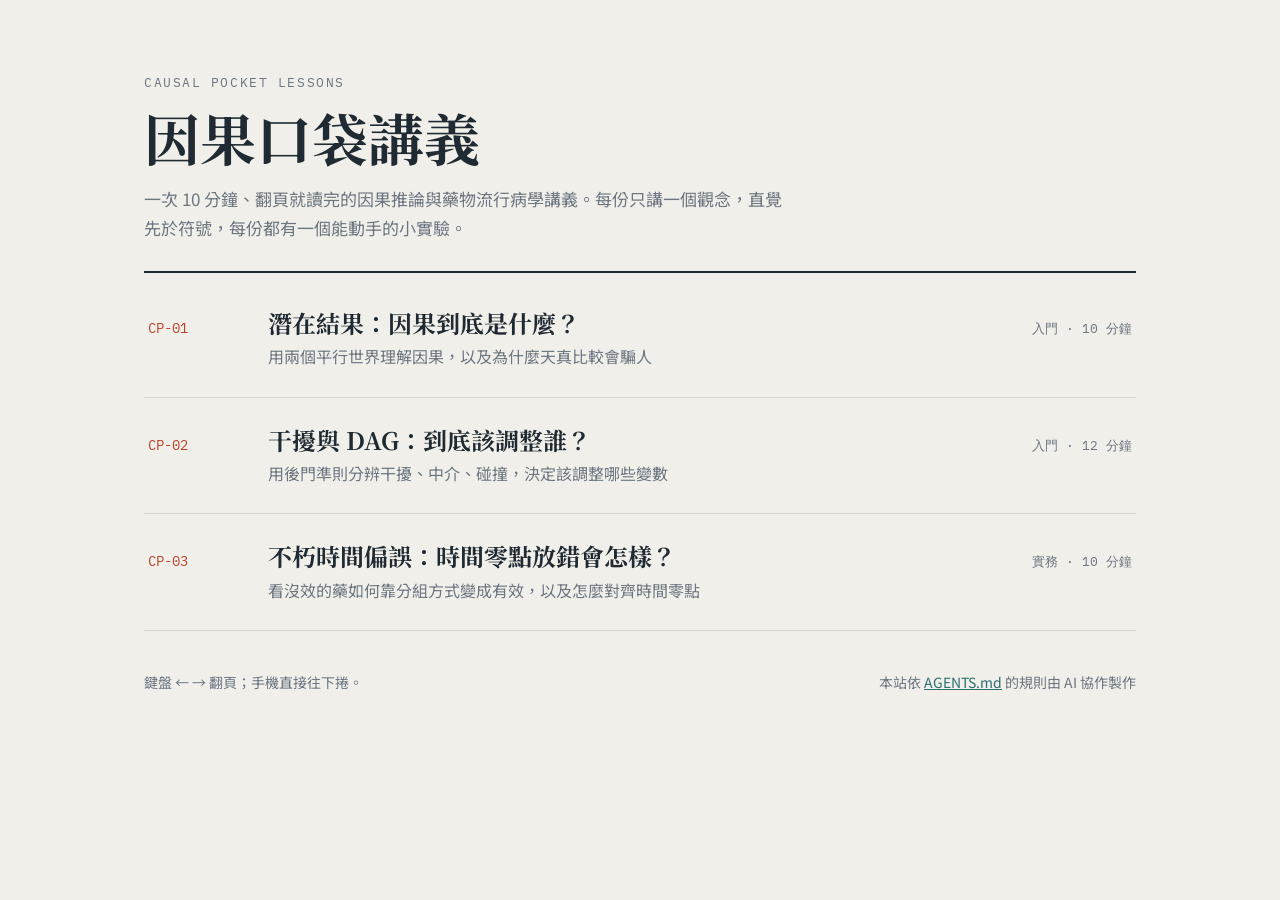
<file: index.html>
<!doctype html>
<html lang="zh-Hant">
<head>
<meta charset="utf-8">
<meta name="viewport" content="width=device-width, initial-scale=1">
<title>因果口袋講義</title>
<meta name="description" content="一次 10 分鐘、翻頁讀完的因果推論與藥物流行病學中文講義。">
<link rel="stylesheet" href="shared/style.css">
</head>
<body>
<main class="home">
  <header class="home-head">
    <p class="kicker">CAUSAL POCKET LESSONS</p>
    <h1>因果口袋講義</h1>
    <p>一次 10 分鐘、翻頁就讀完的因果推論與藥物流行病學講義。每份只講一個觀念，直覺先於符號，每份都有一個能動手的小實驗。</p>
  </header>
  <ul class="lesson-list">
    <!-- LESSONS:START -->
    <li class="lesson-item">
      <a href="lessons/potential-outcomes/">
        <span class="code">CP-01</span>
        <span><h2>潛在結果：因果到底是什麼？</h2><p>用兩個平行世界理解因果，以及為什麼天真比較會騙人</p></span>
        <span class="meta">入門 · 10 分鐘</span>
      </a>
    </li>
    <li class="lesson-item">
      <a href="lessons/confounding-dag/">
        <span class="code">CP-02</span>
        <span><h2>干擾與 DAG：到底該調整誰？</h2><p>用後門準則分辨干擾、中介、碰撞，決定該調整哪些變數</p></span>
        <span class="meta">入門 · 12 分鐘</span>
      </a>
    </li>
    <li class="lesson-item">
      <a href="lessons/immortal-time-bias/">
        <span class="code">CP-03</span>
        <span><h2>不朽時間偏誤：時間零點放錯會怎樣？</h2><p>看沒效的藥如何靠分組方式變成有效，以及怎麼對齊時間零點</p></span>
        <span class="meta">實務 · 10 分鐘</span>
      </a>
    </li>
    <!-- LESSONS:END -->
  </ul>
  <footer class="home-foot">
    <span>鍵盤 ← → 翻頁；手機直接往下捲。</span>
    <span>本站依 <a href="https://github.com/kiwi710680/causal-pocket-lessons/blob/main/AGENTS.md">AGENTS.md</a> 的規則由 AI 協作製作</span>
  </footer>
</main>
</body>
</html>
</file>
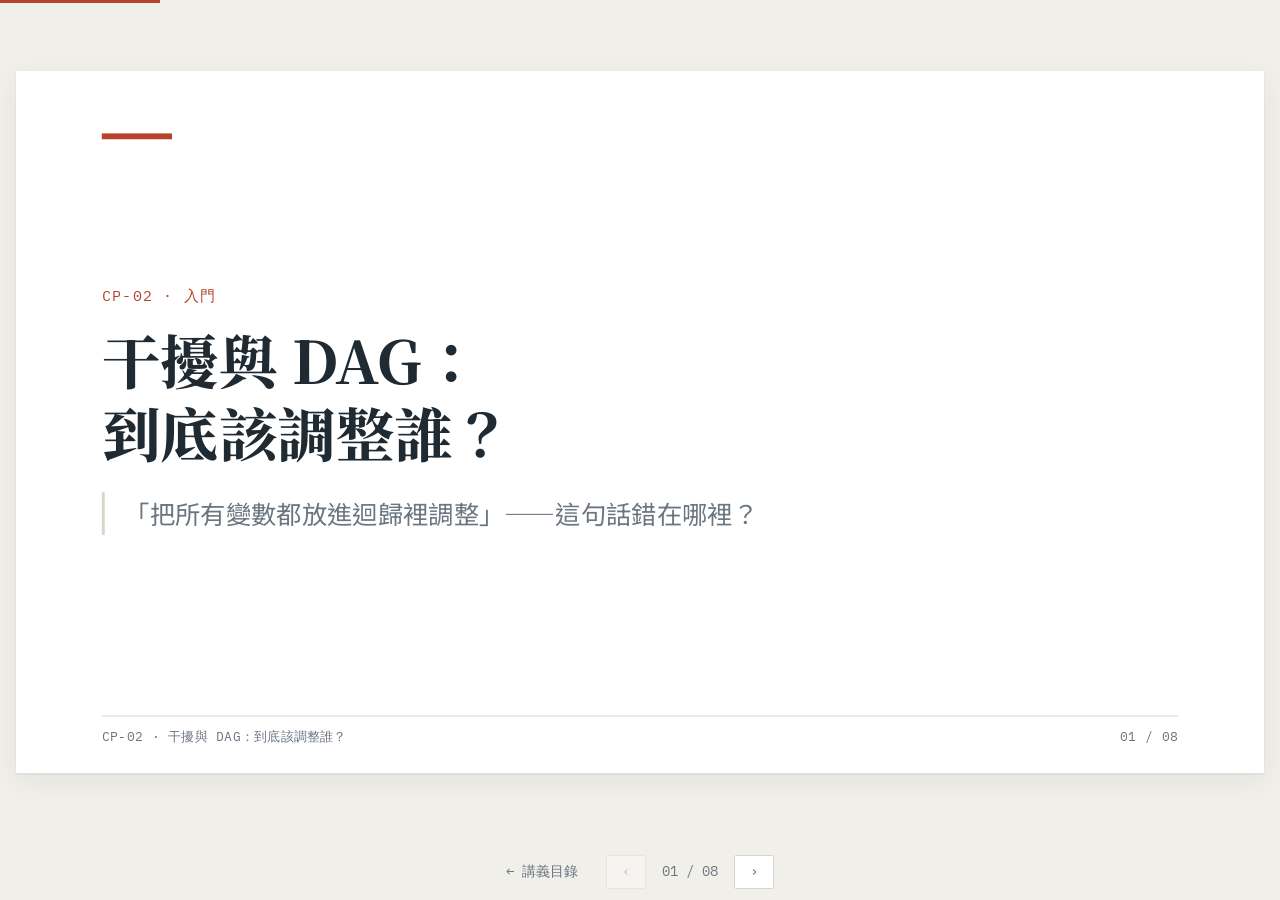
<file: lessons/confounding-dag/index.html>
<!doctype html>
<html lang="zh-Hant">
<head>
<meta charset="utf-8">
<meta name="viewport" content="width=device-width, initial-scale=1">
<title>干擾與 DAG：到底該調整誰？｜因果口袋講義</title>
<link rel="stylesheet" href="../../shared/style.css">
</head>
<body data-code="CP-02" data-title="干擾與 DAG：到底該調整誰？">
<svg width="0" height="0" style="position:absolute" aria-hidden="true">
  <defs>
    <marker id="arr" viewBox="0 0 10 10" refX="9" refY="5" markerWidth="7" markerHeight="7" orient="auto-start-reverse">
      <path d="M0 0 L10 5 L0 10 z" class="fi"/>
    </marker>
  </defs>
</svg>
<main class="deck">

  <section class="slide" data-type="cover">
    <p class="kicker">CP-02 · 入門</p>
    <h1>干擾與 DAG：<br>到底該調整誰？</h1>
    <p class="hook">「把所有變數都放進迴歸裡調整」——這句話錯在哪裡？</p>
  </section>

  <section class="slide" data-type="concept">
    <p class="kicker">觀念</p>
    <h2>DAG：把你對世界的假設畫出來</h2>
    <div class="two-col wide-left">
      <div>
        <p><b>有向無環圖</b>（DAG, directed acyclic graph）用箭頭表示「誰直接影響誰」。</p>
        <ul>
          <li>節點是變數，箭頭是直接因果影響</li>
          <li>不能繞一圈回到自己（無環）</li>
          <li><mark>沒畫箭頭也是一種主張</mark>：你相信兩者沒有直接影響</li>
        </ul>
      </div>
      <svg viewBox="0 0 420 260" role="img" aria-label="L 指向 A 與 Y，A 指向 Y">
        <line x1="190" y1="72" x2="88" y2="178" class="edge si" marker-end="url(#arr)"/>
        <line x1="230" y1="72" x2="332" y2="178" class="edge si" marker-end="url(#arr)"/>
        <line x1="96" y1="200" x2="320" y2="200" class="edge si" marker-end="url(#arr)"/>
        <circle cx="210" cy="50" r="30" class="fw sl" stroke-width="3"/>
        <circle cx="70" cy="200" r="30" class="fw sa" stroke-width="3"/>
        <circle cx="350" cy="200" r="30" class="fw sy" stroke-width="3"/>
        <text x="210" y="50" class="node-label fl">L</text>
        <text x="70" y="200" class="node-label fa">A</text>
        <text x="350" y="200" class="node-label fy">Y</text>
        <text x="210" y="248" font-size="16" text-anchor="middle" class="fm">A 處置　Y 結果　L 干擾因子</text>
      </svg>
    </div>
    <div class="callout note"><b>補充</b>DAG 不是從資料算出來的，是從領域知識畫出來的。</div>
  </section>

  <section class="slide" data-type="figure">
    <p class="kicker">圖解</p>
    <h2>三種基本結構</h2>
    <svg viewBox="0 0 1120 230" role="img" aria-label="鏈、叉、碰撞三種結構">
      <g>
        <line x1="62" y1="110" x2="160" y2="110" class="edge si" marker-end="url(#arr)"/>
        <line x1="222" y1="110" x2="320" y2="110" class="edge si" marker-end="url(#arr)"/>
        <circle cx="40" cy="110" r="24" class="fw sa" stroke-width="3"/><text x="40" y="110" class="node-label fa">A</text>
        <circle cx="190" cy="110" r="24" class="fw si" stroke-width="3"/><text x="190" y="110" class="node-label">M</text>
        <circle cx="340" cy="110" r="24" class="fw sy" stroke-width="3"/><text x="340" y="110" class="node-label fy">Y</text>
        <text x="190" y="30" font-size="22" text-anchor="middle" font-weight="700">鏈 chain</text>
        <text x="190" y="180" font-size="18" text-anchor="middle">M 是中介因子</text>
        <text x="190" y="210" font-size="18" text-anchor="middle" class="fm">調整它：關上因果路徑</text>
      </g>
      <g transform="translate(370 0)">
        <line x1="172" y1="86" x2="58" y2="132" class="edge si" marker-end="url(#arr)"/>
        <line x1="208" y1="86" x2="322" y2="132" class="edge si" marker-end="url(#arr)"/>
        <circle cx="40" cy="140" r="24" class="fw sa" stroke-width="3"/><text x="40" y="140" class="node-label fa">A</text>
        <circle cx="190" cy="76" r="24" class="fw sl" stroke-width="3"/><text x="190" y="76" class="node-label fl">L</text>
        <circle cx="340" cy="140" r="24" class="fw sy" stroke-width="3"/><text x="340" y="140" class="node-label fy">Y</text>
        <text x="190" y="30" font-size="22" text-anchor="middle" font-weight="700">叉 fork</text>
        <text x="190" y="180" font-size="18" text-anchor="middle">L 是干擾因子</text>
        <text x="190" y="210" font-size="18" text-anchor="middle" class="fm">調整它：關上假路徑（好）</text>
      </g>
      <g transform="translate(740 0)">
        <line x1="58" y1="90" x2="168" y2="132" class="edge si" marker-end="url(#arr)"/>
        <line x1="322" y1="90" x2="212" y2="132" class="edge si" marker-end="url(#arr)"/>
        <circle cx="40" cy="82" r="24" class="fw sa" stroke-width="3"/><text x="40" y="82" class="node-label fa">A</text>
        <circle cx="190" cy="140" r="24" class="fw si" stroke-width="3"/><text x="190" y="140" class="node-label">C</text>
        <circle cx="340" cy="82" r="24" class="fw sy" stroke-width="3"/><text x="340" y="82" class="node-label fy">Y</text>
        <text x="190" y="30" font-size="22" text-anchor="middle" font-weight="700">碰撞 collider</text>
        <text x="190" y="180" font-size="18" text-anchor="middle">C 是碰撞因子</text>
        <text x="190" y="210" font-size="18" text-anchor="middle" class="fa">調整它：打開假路徑（壞）</text>
      </g>
    </svg>
    <p style="margin-top:20px">碰撞因子最反直覺：這條路本來是<b>關著</b>的，你一調整，它反而<b>打開</b>。</p>
  </section>

  <section class="slide" data-type="concept">
    <p class="kicker">觀念</p>
    <h2>後門準則：只關後門，不碰正門</h2>
    <div class="two-col">
      <div>
        <p><b>正門路徑</b>：從 A 出發、順著箭頭走到 Y（A → … → Y）。這是我們要估的效果。</p>
        <p><b>後門路徑</b>：一開始箭頭就指向 A 的路徑（A ← …）。只要開著，就會混進假的關聯。</p>
      </div>
      <div class="formula" style="font-size:22px;font-family:var(--sans)">
        <b>後門準則</b>：選一組變數 Z，<br>
        (1) 擋住 A 到 Y 的所有後門路徑；<br>
        (2) Z 裡面沒有 A 的後代。
      </div>
    </div>
    <div class="callout warn"><b>常見錯誤</b>中介因子和碰撞因子都是 A 的後代，所以都不該調整。</div>
  </section>

  <section class="slide" data-type="lab">
    <p class="kicker">互動 · 這是簡化的示意模型</p>
    <h2>動手調整：statin 與心肌梗塞</h2>
    <p class="guess">要估「statin 對心肌梗塞」的總效果，該調整哪些變數？先決定，再按。</p>
    <div class="two-col grow" style="grid-template-columns:1.05fr 1fr">
      <svg viewBox="0 0 560 370" id="lab-dag" role="img" aria-label="statin 與心肌梗塞的 DAG">
        <line x1="258" y1="58" x2="108" y2="146" class="edge si" marker-end="url(#arr)"/>
        <line x1="302" y1="58" x2="452" y2="146" class="edge si" marker-end="url(#arr)"/>
        <line x1="122" y1="165" x2="242" y2="165" class="edge si" marker-end="url(#arr)"/>
        <line x1="318" y1="165" x2="438" y2="165" class="edge si" marker-end="url(#arr)"/>
        <path d="M110 190 Q 280 260 448 192" class="edge si" marker-end="url(#arr)"/>
        <line x1="108" y1="186" x2="256" y2="298" class="edge si dashed" marker-end="url(#arr)"/>
        <line x1="452" y1="186" x2="304" y2="298" class="edge si dashed" marker-end="url(#arr)"/>
        <g data-node="L"><rect x="242" y="2" width="76" height="76" class="fn sl" stroke-width="3" visibility="hidden"/><circle cx="280" cy="40" r="30" class="fw sl" stroke-width="3"/><text x="280" y="40" class="node-label fl">L</text></g>
        <g><circle cx="90" cy="165" r="30" class="fw sa" stroke-width="3"/><text x="90" y="165" class="node-label fa">A</text></g>
        <g data-node="M"><rect x="242" y="127" width="76" height="76" class="fn si" stroke-width="3" visibility="hidden"/><circle cx="280" cy="165" r="30" class="fw si" stroke-width="3"/><text x="280" y="165" class="node-label">M</text></g>
        <g><circle cx="470" cy="165" r="30" class="fw sy" stroke-width="3"/><text x="470" y="165" class="node-label fy">Y</text></g>
        <g data-node="H"><rect x="242" y="282" width="76" height="76" class="fn si" stroke-width="3" visibility="hidden"/><circle cx="280" cy="320" r="30" class="fw si" stroke-width="3"/><text x="280" y="320" class="node-label">H</text></g>
        <text x="330" y="36" font-size="16" class="fm">基線 LDL</text>
        <text x="90" y="218" font-size="16" text-anchor="middle" class="fm">statin</text>
        <text x="300" y="122" font-size="16" class="fm">用藥後 LDL</text>
        <text x="470" y="218" font-size="16" text-anchor="middle" class="fm">心肌梗塞</text>
        <text x="330" y="352" font-size="16" class="fm">住院紀錄</text>
      </svg>
      <div>
        <div>
          <button class="toggle" data-adj="L" aria-pressed="false">調整 L</button>
          <button class="toggle" data-adj="M" aria-pressed="false">調整 M</button>
          <button class="toggle" data-adj="H" aria-pressed="false">調整 H</button>
        </div>
        <table class="table" id="paths" style="font-size:17px">
          <thead><tr><th>路徑</th><th>種類</th><th>狀態</th></tr></thead>
          <tbody></tbody>
        </table>
        <p id="verdict" style="font-size:19px;margin-top:12px"></p>
      </div>
    </div>
  </section>

  <section class="slide" data-type="concept">
    <p class="kicker">觀念</p>
    <h2>碰撞偏誤就在你身邊</h2>
    <ul>
      <li>只分析「住院病人」，就是在碰撞因子「住院」上做了限制。</li>
      <li>例：兩種病都會讓人住院。在住院病人裡，沒有 X 病的人「一定是因為 Y 病才住院」，於是兩病看起來負相關——即使在一般人群中毫無關係（<b>Berkson 偏誤</b>）。</li>
      <li>選樣本、排除條件、只分析「有追蹤到的人」，都可能是在調整碰撞因子。</li>
    </ul>
    <div class="callout warn"><b>常見錯誤</b>碰撞偏誤不是調整「不夠」，而是調整「太多」。</div>
  </section>

  <section class="slide" data-type="quiz">
    <p class="kicker">小測驗</p>
    <div class="quiz" data-answer="b">
      <p class="q">研究「吸菸對死亡」的效果時，該不該調整「吸菸之後量的肺功能」？</p>
      <button data-opt="a" data-why="和結果有關不代表該調整；它在 A 的下游。">該，肺功能和死亡有關，越多變數越準。</button>
      <button data-opt="b" data-why="它是吸菸影響死亡的中介因子，調整會吃掉經過肺功能的那部分效果。">不該，它是中介因子，調整會吃掉部分效果。</button>
      <button data-opt="c" data-why="干擾因子要在 A 之前、同時影響 A 和 Y；吸菸後的肺功能不會回頭影響是否吸菸。">該，因為它是干擾因子。</button>
      <p class="quiz-why" aria-live="polite"></p>
    </div>
  </section>

  <section class="slide" data-type="summary">
    <p class="kicker">帶走三句話</p>
    <h2>干擾與 DAG：到底該調整誰？</h2>
    <ol class="takeaways">
      <li>DAG 把你的因果假設攤在桌上，沒畫的箭頭也是主張。</li>
      <li>調整干擾因子關上後門；調整中介因子吃掉效果；調整碰撞因子打開假路徑。</li>
      <li>「該調整誰」由後門準則決定，不是由「和結果有沒有相關」決定。</li>
    </ol>
    <p class="next">下一份：<a href="../immortal-time-bias/">CP-03 不朽時間偏誤：時間零點放錯會怎樣？</a>　延伸閱讀：Greenland, Pearl &amp; Robins (1999) <i>Epidemiology</i> 10:37–48。</p>
  </section>

</main>
<script src="../../shared/deck.js"></script>
<script>
/* CP-02 lab: toggle adjustment set, report each path's status (rules from notes/confounding-dag.md S05). */
(function () {
  var adj = { L: false, M: false, H: false };
  var tbody = document.querySelector("#paths tbody");
  var verdict = document.getElementById("verdict");
  function row(path, kind, open, good) {
    var cls = good ? "y" : "a";
    return "<tr><td class='mono'>" + path + "</td><td>" + kind + "</td><td class='" + cls + "'>" + (open ? "開著" : "關上") + "</td></tr>";
  }
  function render() {
    var p2open = !adj.M, p3open = !adj.L, p4open = adj.H;
    tbody.innerHTML =
      row("A → Y", "因果", true, true) +
      row("A → M → Y", "因果", p2open, p2open) +
      row("A ← L → Y", "後門", p3open, !p3open) +
      row("A → H ← Y", "非因果（碰撞）", p4open, !p4open);
    var msgs = [];
    if (p3open) msgs.push("干擾還在：後門 A ← L → Y 沒關。");
    if (!p2open) msgs.push("過度調整：A → M → Y 被關掉，只剩直接效果。");
    if (p4open) msgs.push("碰撞偏誤：調整 H 打開了 A → H ← Y。");
    verdict.className = msgs.length ? "a" : "y";
    verdict.textContent = msgs.length ? msgs.join(" ") : "正確：所有後門都關上，因果路徑都還開著。答案是只調整 L。";
    Object.keys(adj).forEach(function (k) {
      document.querySelector('[data-node="' + k + '"] rect').setAttribute("visibility", adj[k] ? "visible" : "hidden");
    });
  }
  document.querySelectorAll("[data-adj]").forEach(function (b) {
    b.addEventListener("click", function () {
      var k = b.dataset.adj;
      adj[k] = !adj[k];
      b.setAttribute("aria-pressed", String(adj[k]));
      render();
    });
  });
  render();
})();
</script>
</body>
</html>
</file>
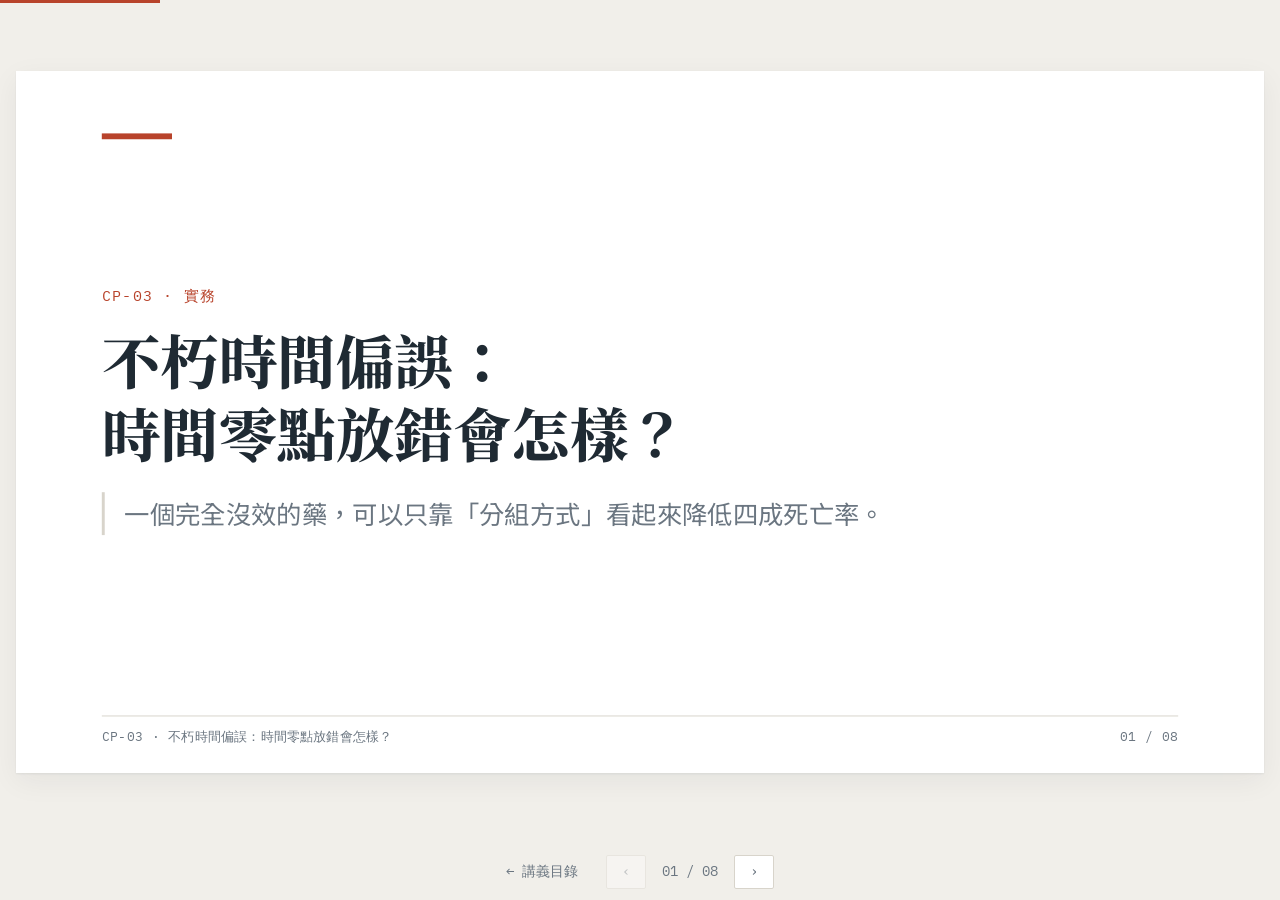
<file: lessons/immortal-time-bias/index.html>
<!doctype html>
<html lang="zh-Hant">
<head>
<meta charset="utf-8">
<meta name="viewport" content="width=device-width, initial-scale=1">
<title>不朽時間偏誤：時間零點放錯會怎樣？｜因果口袋講義</title>
<link rel="stylesheet" href="../../shared/style.css">
</head>
<body data-code="CP-03" data-title="不朽時間偏誤：時間零點放錯會怎樣？">
<main class="deck">

  <section class="slide" data-type="cover">
    <p class="kicker">CP-03 · 實務</p>
    <h1>不朽時間偏誤：<br>時間零點放錯會怎樣？</h1>
    <p class="hook">一個完全沒效的藥，可以只靠「分組方式」看起來降低四成死亡率。</p>
  </section>

  <section class="slide" data-type="concept">
    <p class="kicker">情境</p>
    <h2>一個常見的研究設計</h2>
    <ul>
      <li>資料：心肌梗塞病人，從<b>出院那天</b>開始追蹤 24 個月。</li>
      <li>分組：追蹤期間「<mark>曾經</mark>開始用藥」的算用藥組；「從沒用過」的算未用藥組。</li>
      <li>問題：用藥組的人不是出院當天就開始用藥，很多人是出院幾個月後才開始。</li>
    </ul>
    <div class="callout note"><b>補充</b>聽起來很合理，對吧？問題藏在「從出院到開始用藥」這段時間。</div>
  </section>

  <section class="slide" data-type="figure">
    <p class="kicker">圖解</p>
    <h2>不朽時間長什麼樣子</h2>
    <svg viewBox="0 0 1110 360" role="img" aria-label="三位病人的追蹤時間軸">
      <!-- x = 160 + 37.5 * month -->
      <text x="0" y="86" font-size="20" font-weight="700">病人甲</text>
      <line x1="160" y1="80" x2="385" y2="80" class="edge sm dashed" stroke-width="6"/>
      <line x1="385" y1="80" x2="1060" y2="80" class="sa" stroke-width="6"/>
      <circle cx="385" cy="80" r="8" class="fa"/>
      <text x="272" y="62" font-size="16" text-anchor="middle" class="fm">不朽時間</text>
      <text x="395" y="62" font-size="16" class="fa">第 6 個月開始用藥</text>
      <text x="1060" y="112" font-size="16" text-anchor="end">→ 用藥組（存活）</text>

      <text x="0" y="176" font-size="20" font-weight="700">病人乙</text>
      <line x1="160" y1="170" x2="272" y2="170" class="si" stroke-width="6"/>
      <line x1="272" y1="170" x2="385" y2="170" class="sr dashed" stroke-width="3"/>
      <path d="M262 160 L282 180 M282 160 L262 180" class="si" stroke-width="3"/>
      <text x="300" y="152" font-size="16" class="fm">原訂第 6 個月用藥，第 3 個月過世</text>
      <text x="1060" y="202" font-size="16" text-anchor="end">→ 被算進未用藥組</text>

      <text x="0" y="266" font-size="20" font-weight="700">病人丙</text>
      <line x1="160" y1="260" x2="722" y2="260" class="si" stroke-width="6"/>
      <path d="M712 250 L732 270 M732 250 L712 270" class="si" stroke-width="3"/>
      <text x="1060" y="292" font-size="16" text-anchor="end">→ 未用藥組（第 15 個月過世）</text>

      <line x1="160" y1="322" x2="1060" y2="322" class="sm" stroke-width="1.5"/>
      <g font-size="15" text-anchor="middle" class="fm">
        <text x="160" y="348" class="fm">0 出院</text><text x="385" y="348" class="fm">6</text>
        <text x="610" y="348" class="fm">12</text><text x="835" y="348" class="fm">18</text><text x="1060" y="348" class="fm">24 個月</text>
      </g>
    </svg>
    <p>病人甲在灰色那段「不可能死」：要是死了，就會像病人乙一樣被分到另一組。</p>
  </section>

  <section class="slide" data-type="cards">
    <p class="kicker">要點</p>
    <h2>兩個錯誤，同一個方向</h2>
    <div class="card-row">
      <div class="card a"><span class="tag">01 · 分母</span><h3>人時算錯組</h3><p>用藥前那幾個月被算進用藥組的人時，但他其實還沒用藥。用藥組分母變大，死亡率變低。</p></div>
      <div class="card y"><span class="tag">02 · 分子</span><h3>事件算錯組</h3><p>等不到用藥就過世的人，被算進未用藥組。未用藥組分子變大，死亡率變高。</p></div>
    </div>
    <p style="margin-top:32px">兩個錯誤都讓藥看起來比實際<mark>更有保護力</mark>。</p>
  </section>

  <section class="slide" data-type="lab">
    <p class="kicker">互動 · 這是簡化的示意模型</p>
    <h2>看偏誤怎麼長出來</h2>
    <p class="guess">如果藥完全沒效，延後開始用藥的時間 d 越長，天真分析的率比會怎麼變？</p>
    <div class="two-col grow">
      <div class="lab-panel">
        <label for="delay">從出院到開始用藥：<span id="delay-out" class="mono a">6</span> 個月</label>
        <input type="range" id="delay" min="0" max="12" step="1" value="6">
        <p class="small" style="margin-top:14px">假設：每人每月死亡風險固定 0.02（<b>藥完全沒效</b>）；一半的人打算第 d 個月開始用藥，活到那時才真的開始；追蹤 24 個月。數字是期望值。</p>
        <table class="table" style="font-size:16px">
          <thead><tr><th>每千人</th><th>事件</th><th>人時（月）</th><th>率／千人月</th></tr></thead>
          <tbody id="it-tab"></tbody>
        </table>
      </div>
      <div>
        <svg viewBox="0 0 460 300" role="img" aria-label="天真率比與正確率比">
          <line x1="40" y1="20" x2="40" y2="250" class="sm" stroke-width="1.5"/>
          <line x1="40" y1="250" x2="440" y2="250" class="sm" stroke-width="1.5"/>
          <line x1="40" y1="70" x2="440" y2="70" class="sr dashed" stroke-width="1.5"/>
          <text x="34" y="74" font-size="14" text-anchor="end" class="fm">1.0</text>
          <text x="34" y="254" font-size="14" text-anchor="end" class="fm">0</text>
          <rect id="bar-naive" x="90" width="120" class="fa"/>
          <rect x="270" y="70" width="120" height="180" class="fy"/>
          <text id="lab-naive" x="150" font-size="22" text-anchor="middle" class="fa mono"></text>
          <text x="330" y="58" font-size="22" text-anchor="middle" class="fy mono">1.00</text>
          <text x="150" y="278" font-size="16" text-anchor="middle">天真分析</text>
          <text x="330" y="278" font-size="16" text-anchor="middle">正確分析</text>
        </svg>
        <p id="it-msg" style="font-size:19px"></p>
      </div>
    </div>
  </section>

  <section class="slide" data-type="cards">
    <p class="kicker">解法 · target trial emulation</p>
    <h2>把時間零點對齊</h2>
    <p><b>符合資格、分派處置、開始追蹤</b>，三件事要在同一個時間點。</p>
    <div class="card-row">
      <div class="card"><span class="tag">01</span><h3>時間變動暴露</h3><p>用藥前的人時算未用藥，用藥後才算用藥。</p></div>
      <div class="card"><span class="tag">02</span><h3>地標分析</h3><p>在固定時間點（如第 6 個月）還活著的人才納入，以那時是否用藥分組。</p></div>
      <div class="card"><span class="tag">03</span><h3>複製－設限－加權</h3><p>每個人複製到兩組，偏離策略時設限，再用權重校正。</p></div>
    </div>
  </section>

  <section class="slide" data-type="quiz">
    <p class="kicker">小測驗</p>
    <div class="quiz" data-answer="b">
      <p class="q">哪一種設計<b>沒有</b>不朽時間偏誤？</p>
      <button data-opt="a" data-why="出院到第一次領藥之間的人時被算進用藥組。">以「出院後一年內曾經領過藥」分組，從出院那天開始追蹤。</button>
      <button data-opt="b" data-why="分組和追蹤起點在同一天，沒有一段「必須活過才能進組」的時間。">以「出院當天是否開始用藥」分組，從出院那天開始追蹤。</button>
      <button data-opt="c" data-why="要活得夠久才領得到 90 天的藥，不朽時間更長。">以「追蹤期間總共領藥超過 90 天」分組，從出院那天開始追蹤。</button>
      <p class="quiz-why" aria-live="polite"></p>
    </div>
  </section>

  <section class="slide" data-type="summary">
    <p class="kicker">帶走三句話</p>
    <h2>不朽時間偏誤：時間零點放錯會怎樣？</h2>
    <ol class="takeaways">
      <li>用「未來才發生的事」來分組，就會製造一段必須活過的不朽時間。</li>
      <li>這個偏誤永遠讓處置看起來更好，即使藥完全沒效。</li>
      <li>把符合資格、分派處置、開始追蹤對齊在同一個時間零點。</li>
    </ol>
    <p class="next"><a href="../../">回到講義目錄</a>　延伸閱讀：Suissa (2008) <i>Am J Epidemiol</i> 167:492–499；Hernán et al. (2016) <i>J Clin Epidemiol</i> 79:70–75。</p>
  </section>

</main>
<script src="../../shared/deck.js"></script>
<script>
/* CP-03 lab: expected-value toy model, formulas and check values in notes/immortal-time-bias.md S05. */
(function () {
  var LAM = 0.02, T = 24, P = 0.5;
  var slider = document.getElementById("delay");
  var out = document.getElementById("delay-out");
  var bar = document.getElementById("bar-naive");
  var lab = document.getElementById("lab-naive");
  var tab = document.getElementById("it-tab");
  var msg = document.getElementById("it-msg");
  function calc(d) {
    var su = Math.exp(-LAM * d), rest = 1 - Math.exp(-LAM * (T - d)), all = 1 - Math.exp(-LAM * T);
    var evU = P * su * rest, ptU = P * su * (d + rest / LAM);
    var evN = (1 - P) * all + P * (1 - su), ptN = (1 - P) * all / LAM + P * ((1 - su) / LAM - d * su);
    return { evU: evU, ptU: ptU, evN: evN, ptN: ptN, rr: (evU / ptU) / (evN / ptN) };
  }
  function f(x, n) { return x.toFixed(n); }
  function render() {
    var d = +slider.value, r = calc(d), h = 180 * r.rr;
    out.textContent = d;
    bar.setAttribute("y", 250 - h);
    bar.setAttribute("height", h);
    lab.setAttribute("y", 250 - h - 12);
    lab.textContent = f(r.rr, 2);
    // per 1,000 people
    tab.innerHTML =
      "<tr><td>用藥組</td><td>" + f(r.evU * 1000, 0) + "</td><td>" + f(r.ptU * 1000, 0) + "</td><td class='a'>" + f(r.evU / r.ptU * 1000, 1) + "</td></tr>" +
      "<tr><td>未用藥組</td><td>" + f(r.evN * 1000, 0) + "</td><td>" + f(r.ptN * 1000, 0) + "</td><td>" + f(r.evN / r.ptN * 1000, 1) + "</td></tr>";
    msg.innerHTML = d === 0
      ? "d = 0：出院當天就用藥，沒有不朽時間，天真分析也是 1.00。"
      : "藥完全沒效，天真分析卻說死亡率降低 <b class='a'>" + f((1 - r.rr) * 100, 0) + "%</b>。全部來自分組方式。";
  }
  slider.addEventListener("input", render);
  render();
})();
</script>
</body>
</html>
</file>
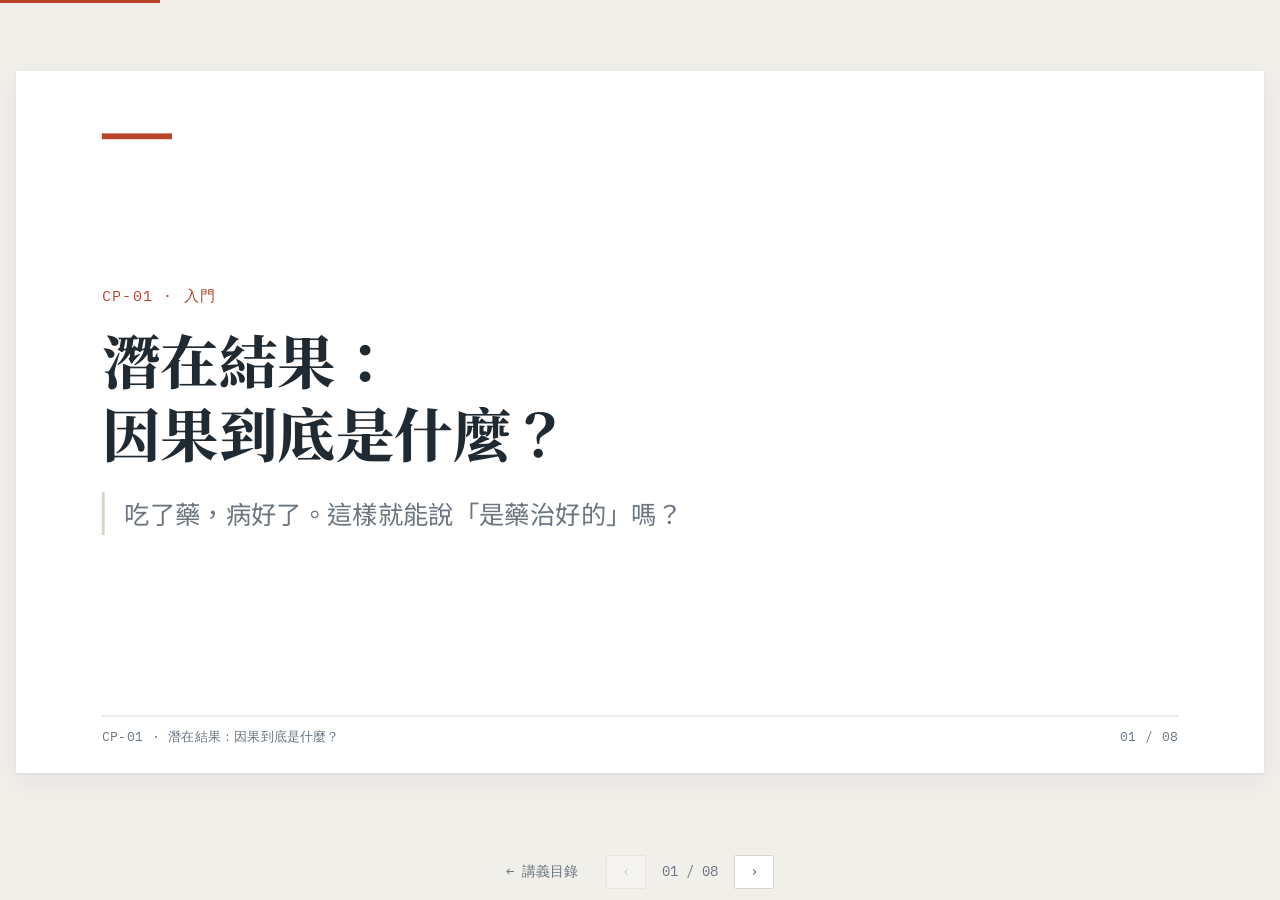
<file: lessons/potential-outcomes/index.html>
<!doctype html>
<html lang="zh-Hant">
<head>
<meta charset="utf-8">
<meta name="viewport" content="width=device-width, initial-scale=1">
<title>潛在結果：因果到底是什麼？｜因果口袋講義</title>
<link rel="stylesheet" href="../../shared/style.css">
</head>
<body data-code="CP-01" data-title="潛在結果：因果到底是什麼？">
<main class="deck">

  <section class="slide" data-type="cover">
    <p class="kicker">CP-01 · 入門</p>
    <h1>潛在結果：<br>因果到底是什麼？</h1>
    <p class="hook">吃了藥，病好了。這樣就能說「是藥治好的」嗎？</p>
  </section>

  <section class="slide" data-type="concept">
    <p class="kicker">觀念</p>
    <h2>每個人都有兩個平行世界</h2>
    <div class="two-col wide-left">
      <div>
        <p>想像同一位病人站在岔路口：</p>
        <ul>
          <li>吃藥的世界，結果記作 <span class="mono a">Y(1)</span></li>
          <li>不吃藥的世界，結果記作 <span class="mono y">Y(0)</span></li>
        </ul>
        <p>這兩個「可能的結果」叫做<mark>潛在結果</mark>（potential outcomes）。藥對這個人的效果，就是兩個世界的差：<span class="mono">Y(1) − Y(0)</span>。</p>
      </div>
      <svg viewBox="0 0 420 300" role="img" aria-label="一個人分岔成吃藥與不吃藥兩個世界">
        <circle cx="60" cy="150" r="26" class="fi"/>
        <path d="M86 150 C 180 150, 200 70, 290 70" class="edge sa"/>
        <path d="M86 150 C 180 150, 200 230, 290 230" class="edge sy"/>
        <rect x="290" y="40" width="120" height="60" class="fw sa" stroke-width="2"/>
        <rect x="290" y="200" width="120" height="60" class="fw sy" stroke-width="2"/>
        <text x="350" y="70" class="node-label fa">Y(1)</text>
        <text x="350" y="230" class="node-label fy">Y(0)</text>
        <text x="190" y="88" font-size="17" class="fm">吃藥</text>
        <text x="180" y="226" font-size="17" class="fm">不吃藥</text>
        <text x="60" y="198" font-size="17" text-anchor="middle" class="fm">同一個人</text>
      </svg>
    </div>
    <div class="callout note"><b>補充</b>Y 括號裡放的是「處置設成多少」，不是「他實際拿到什麼」。</div>
  </section>

  <section class="slide" data-type="lab">
    <p class="kicker">互動 · 因果推論的根本問題</p>
    <h2>每個人永遠只看得到一半</h2>
    <p class="guess">表格裡的問號，你覺得藥到底有沒有用？想好再按。</p>
    <div class="two-col wide-left grow">
      <table class="table" id="po-table">
        <thead><tr><th>病人</th><th>病情</th><th>實際處置 A</th><th>Y(1)</th><th>Y(0)</th><th>個人效果</th></tr></thead>
        <tbody></tbody>
      </table>
      <div>
        <button class="toggle" id="god" aria-pressed="false">打開上帝視角</button>
        <p class="small">Y = 1 代表康復。8 位都是虛構病人。</p>
        <p id="god-msg">現實中每個人只走了一條路，所以另一格永遠是問號。這叫<b>因果推論的根本問題</b>。</p>
      </div>
    </div>
  </section>

  <section class="slide" data-type="formula">
    <p class="kicker">公式 · 平均處置效果</p>
    <h2>個人看不到，平均看得到</h2>
    <div class="formula">ATE = E[<span class="a">Y(1)</span>] − E[<span class="y">Y(0)</span>]</div>
    <p class="plain">「全部人都吃藥」和「全部人都不吃」兩個世界，平均康復率差多少。</p>
    <table class="table" style="max-width:760px">
      <thead><tr><th>上帝視角</th><th>計算</th><th>結果</th></tr></thead>
      <tbody>
        <tr><td>E[Y(1)]</td><td>6 / 8</td><td class="mono">0.750</td></tr>
        <tr><td>E[Y(0)]</td><td>3 / 8</td><td class="mono">0.375</td></tr>
        <tr><td><b>ATE</b></td><td>0.750 − 0.375</td><td class="mono y">+0.375</td></tr>
      </tbody>
    </table>
  </section>

  <section class="slide" data-type="formula">
    <p class="kicker">公式 · 天真比較</p>
    <h2>直接比兩組，會騙人</h2>
    <div class="formula">E[Y | A=1] − E[Y | A=0]</div>
    <p class="plain">直接拿「有吃藥的人」和「沒吃藥的人」比康復率。</p>
    <div class="two-col">
      <table class="table">
        <tbody>
          <tr><td>有吃藥（病人 1–4）</td><td class="mono">2 / 4 = 0.50</td></tr>
          <tr><td>沒吃藥（病人 5–8）</td><td class="mono">3 / 4 = 0.75</td></tr>
          <tr><td><b>天真比較</b></td><td class="mono a">−0.25</td></tr>
        </tbody>
      </table>
      <p>藥明明有幫助（<span class="y">+0.375</span>），天真比較卻說藥有害。原因：吃藥的人本來就比較重——兩組在「不吃藥的世界」裡就不一樣（0/4 對 3/4）。</p>
    </div>
  </section>

  <section class="slide" data-type="cards">
    <p class="kicker">要點</p>
    <h2>讓觀察資料說因果的三個條件</h2>
    <div class="card-row">
      <div class="card"><span class="tag">01 · CONSISTENCY</span><h3>一致性</h3><p>實際拿到 A=a 的人，看到的結果就是 Y(a)。「吃藥」的定義要清楚。</p></div>
      <div class="card l"><span class="tag">02 · EXCHANGEABILITY</span><h3>可交換性</h3><p>兩組人在平行世界裡可以互換。隨機分派自動做到，觀察研究要靠調整干擾因子。</p></div>
      <div class="card"><span class="tag">03 · POSITIVITY</span><h3>正值性</h3><p>每一種人都有機會吃藥，也有機會不吃。</p></div>
    </div>
  </section>

  <section class="slide" data-type="quiz">
    <p class="kicker">小測驗</p>
    <div class="quiz" data-answer="b">
      <p class="q">隨機分派的試驗，為什麼天真比較就等於 ATE？</p>
      <button data-opt="a" data-why="樣本大只讓估計穩定，不會修正兩組本來就不同的偏誤。">因為樣本數夠大，誤差會消失。</button>
      <button data-opt="b" data-why="擲銅板讓兩組在平行世界裡平均一樣，這就是可交換性。">因為擲銅板決定誰吃藥，兩組在平行世界裡平均一樣。</button>
      <button data-opt="c" data-why="每個人還是只看得到一個潛在結果，根本問題沒有消失。">因為隨機分派讓每個人都看得到 Y(1) 和 Y(0)。</button>
      <p class="quiz-why" aria-live="polite"></p>
    </div>
  </section>

  <section class="slide" data-type="summary">
    <p class="kicker">帶走三句話</p>
    <h2>潛在結果：因果到底是什麼？</h2>
    <ol class="takeaways">
      <li>因果效果是同一群人在兩個平行世界的結果差：Y(1) − Y(0)。</li>
      <li>每個人只看得到一個世界，所以我們估的是平均（ATE）。</li>
      <li>天真比較等於 ATE 的前提是可交換性：隨機分派給你，觀察研究要自己掙。</li>
    </ol>
    <p class="next">下一份：<a href="../confounding-dag/">CP-02 干擾與 DAG：到底該調整誰？</a>　延伸閱讀：Hernán &amp; Robins,《Causal Inference: What If》第 1–3 章。</p>
  </section>

</main>
<script src="../../shared/deck.js"></script>
<script>
/* CP-01 lab: potential-outcome table with a "god view" toggle (numbers from notes/potential-outcomes.md S03). */
(function () {
  var rows = [
    [1, "重", 1, 1, 0], [2, "重", 1, 0, 0], [3, "重", 1, 1, 0], [4, "重", 1, 0, 0],
    [5, "輕", 0, 1, 1], [6, "輕", 0, 1, 1], [7, "輕", 0, 1, 0], [8, "輕", 0, 1, 1]
  ];
  var tbody = document.querySelector("#po-table tbody");
  var btn = document.getElementById("god");
  var msg = document.getElementById("god-msg");
  var base = msg.innerHTML;
  function render(god) {
    tbody.innerHTML = rows.map(function (r) {
      var a = r[2], y1 = r[3], y0 = r[4];
      var c1 = a === 1 ? "<td class='a'>" + y1 + "</td>" : (god ? "<td class='hidden-cf'>" + y1 + "</td>" : "<td>?</td>");
      var c0 = a === 0 ? "<td class='y'>" + y0 + "</td>" : (god ? "<td class='hidden-cf'>" + y0 + "</td>" : "<td>?</td>");
      var eff = god ? (y1 - y0 > 0 ? "+1" : "0") : "?";
      return "<tr><td>" + r[0] + "</td><td>" + r[1] + "</td><td>" + (a ? "吃藥" : "沒吃") + "</td>" + c1 + c0 + "<td>" + eff + "</td></tr>";
    }).join("");
  }
  btn.addEventListener("click", function () {
    var on = btn.getAttribute("aria-pressed") !== "true";
    btn.setAttribute("aria-pressed", String(on));
    btn.textContent = on ? "回到現實" : "打開上帝視角";
    msg.innerHTML = on
      ? "灰字是現實中看不到的那個世界。3 個人因為吃藥而康復，<b>沒有人被藥害到</b>。可是現實中的你，只拿得到黑字。"
      : base;
    render(on);
  });
  render(false);
})();
</script>
</body>
</html>
</file>
<file: shared/style.css>
/* 因果口袋講義 — the only stylesheet. Tokens are defined once here (AGENTS.md §6). */
@import url("https://fonts.googleapis.com/css2?family=IBM+Plex+Mono:wght@400;600&family=Noto+Sans+TC:wght@400;500;700&family=Noto+Serif+TC:wght@600;800&display=swap");

:root {
  --paper: #FFFFFF;
  --desk: #F1EFEA;
  --ink: #1F2A33;
  --muted: #6B7681;
  --rule: #D8D4CB;
  --accent: #B8432B;
  --teal: #2D6E73;
  --gold: #B88A1E;
  --wash: #F7F4EC;
  --serif: "Noto Serif TC", "Songti TC", serif;
  --sans: "Noto Sans TC", "Microsoft JhengHei", sans-serif;
  --mono: "IBM Plex Mono", Consolas, monospace;
}

* { box-sizing: border-box; }
html, body { margin: 0; }
body {
  background: var(--desk);
  color: var(--ink);
  font-family: var(--sans);
  line-height: 1.7;
  -webkit-font-smoothing: antialiased;
}
a { color: var(--teal); }
button { font: inherit; color: inherit; }
.mono { font-family: var(--mono); }
.a { color: var(--accent); font-weight: 700; }
.y { color: var(--teal); font-weight: 700; }
.l { color: var(--gold); font-weight: 700; }
mark { background: linear-gradient(transparent 60%, #EBD9A8 60%); color: inherit; padding: 0 2px; }

/* ---------- Home page ---------- */
.home { max-width: 1040px; margin: 0 auto; padding: 72px 24px 48px; }
.home-head { border-bottom: 2px solid var(--ink); padding-bottom: 28px; margin-bottom: 8px; }
.home-head .kicker { font-family: var(--mono); font-size: 13px; letter-spacing: .12em; color: var(--muted); }
.home-head h1 { font-family: var(--serif); font-size: clamp(34px, 6vw, 56px); line-height: 1.2; margin: 10px 0 14px; }
.home-head p { max-width: 640px; margin: 0; color: var(--muted); font-size: 17px; }
.lesson-list { list-style: none; margin: 0; padding: 0; }
.lesson-item a {
  display: grid; grid-template-columns: 96px 1fr auto; gap: 24px; align-items: baseline;
  padding: 26px 4px; border-bottom: 1px solid var(--rule); text-decoration: none; color: inherit;
}
.lesson-item a:hover h2, .lesson-item a:focus-visible h2 { color: var(--accent); }
.lesson-item .code { font-family: var(--mono); font-size: 14px; color: var(--accent); }
.lesson-item h2 { font-family: var(--serif); font-size: 24px; margin: 0 0 4px; line-height: 1.35; transition: color .15s; }
.lesson-item p { margin: 0; color: var(--muted); }
.lesson-item .meta { font-family: var(--mono); font-size: 13px; color: var(--muted); white-space: nowrap; }
.home-foot { margin-top: 40px; font-size: 14px; color: var(--muted); display: flex; justify-content: space-between; gap: 16px; flex-wrap: wrap; }
@media (max-width: 640px) {
  .home { padding-top: 40px; }
  .lesson-item a { grid-template-columns: 1fr; gap: 4px; }
}

/* ---------- Deck (desktop: one 1280×720 page at a time, scaled to fit) ---------- */
.deck-body { overflow: hidden; height: 100vh; }
.stage-wrap { position: fixed; inset: 0 0 56px 0; overflow: hidden; }
.stage { width: 1280px; height: 720px; position: absolute; left: 50%; top: 50%; transform: translate(-50%, -50%); transform-origin: center center; }
.slide {
  position: absolute; inset: 0; display: none; flex-direction: column;
  background: var(--paper); padding: 64px 88px 76px; overflow: hidden;
  box-shadow: 0 1px 2px rgba(31, 42, 51, .08), 0 8px 28px rgba(31, 42, 51, .06);
  font-size: 22px;
}
.slide.is-active { display: flex; }
.slide-foot {
  position: absolute; left: 88px; right: 88px; bottom: 26px; display: flex; justify-content: space-between;
  border-top: 1px solid var(--rule); padding-top: 10px;
  font-family: var(--mono); font-size: 13px; color: var(--muted); letter-spacing: .04em;
}
.deck-nav {
  position: fixed; left: 0; right: 0; bottom: 0; height: 56px; display: flex; align-items: center; justify-content: center; gap: 16px;
  font-family: var(--mono); font-size: 14px; color: var(--muted);
}
.deck-nav button {
  border: 1px solid var(--rule); background: var(--paper); width: 40px; height: 34px; cursor: pointer; border-radius: 2px;
}
.deck-nav button:hover:not(:disabled) { border-color: var(--ink); }
.deck-nav button:disabled { opacity: .35; cursor: default; }
.deck-nav a { color: var(--muted); text-decoration: none; margin-right: 12px; }
.deck-nav a:hover { color: var(--ink); }
.progress { position: fixed; left: 0; top: 0; height: 3px; background: var(--accent); transition: width .2s; }

/* ---------- Slide typography ---------- */
.kicker { font-family: var(--mono); font-size: 15px; letter-spacing: .1em; color: var(--accent); text-transform: uppercase; margin: 0 0 10px; }
.slide h1 { font-family: var(--serif); font-size: 60px; line-height: 1.25; margin: 0 0 24px; font-weight: 800; }
.slide h2 { font-family: var(--serif); font-size: 40px; line-height: 1.3; margin: 0 0 24px; font-weight: 800; }
.slide p { margin: 0 0 14px; }
.slide ul, .slide ol { margin: 0 0 14px; padding-left: 1.3em; }
.slide li { margin-bottom: 8px; }
.small { font-size: 17px; color: var(--muted); }

.slide[data-type="cover"] { justify-content: center; }
.slide[data-type="cover"]::before { content: ""; position: absolute; left: 88px; top: 64px; width: 72px; height: 6px; background: var(--accent); }
.slide[data-type="cover"] .hook { font-size: 26px; color: var(--muted); max-width: 900px; border-left: 3px solid var(--rule); padding-left: 20px; }

.two-col { display: grid; grid-template-columns: 1fr 1fr; gap: 48px; align-items: start; }
.two-col.wide-left { grid-template-columns: 1.3fr 1fr; }
.grow { flex: 1; min-height: 0; }

.card-row { display: grid; grid-template-columns: repeat(auto-fit, minmax(0, 1fr)); grid-auto-flow: column; gap: 24px; }
.card { border-top: 3px solid var(--ink); padding: 18px 4px 0; font-size: 20px; }
.card h3 { font-family: var(--serif); font-size: 26px; margin: 0 0 8px; }
.card .tag { font-family: var(--mono); font-size: 13px; color: var(--muted); letter-spacing: .08em; }
.card.a { border-color: var(--accent); }
.card.y { border-color: var(--teal); }
.card.l { border-color: var(--gold); }
.card.a, .card.y, .card.l { color: inherit; font-weight: 400; }

.formula {
  background: var(--wash); border-left: 4px solid var(--ink); padding: 22px 28px; margin: 6px 0 16px;
  font-family: var(--mono); font-size: 28px; line-height: 1.6;
}
.plain { font-size: 21px; color: var(--muted); margin-bottom: 18px; }
.plain::before { content: "白話："; color: var(--ink); font-weight: 700; }

.callout { background: var(--wash); padding: 14px 20px; border-left: 4px solid var(--teal); font-size: 19px; margin-top: auto; }
.callout.warn { border-left-color: var(--gold); }
.callout b:first-child { margin-right: 6px; }

.table { border-collapse: collapse; font-size: 19px; width: 100%; }
.table th, .table td { border-bottom: 1px solid var(--rule); padding: 7px 10px; text-align: center; }
.table th { font-family: var(--mono); font-weight: 600; font-size: 15px; color: var(--muted); border-bottom: 2px solid var(--ink); }
.table td:first-child, .table th:first-child { text-align: left; }
.table .hidden-cf { color: var(--rule); }

figure { margin: 0; }
figcaption { font-size: 17px; color: var(--muted); margin-top: 8px; }
svg text { font-family: var(--sans); fill: var(--ink); }
/* SVG colour helpers — lessons never hard-code colours (AGENTS.md §6) */
.fa { fill: var(--accent); } .fy { fill: var(--teal); } .fl { fill: var(--gold); } .fi { fill: var(--ink); }
.fm { fill: var(--muted); } .fw { fill: var(--wash); } .fp { fill: var(--paper); } .fr { fill: var(--rule); } .fn { fill: none; }
.sa { stroke: var(--accent); } .sy { stroke: var(--teal); } .sl { stroke: var(--gold); } .si { stroke: var(--ink); }
.sm { stroke: var(--muted); } .sr { stroke: var(--rule); }
svg text.fa, svg text.fy, svg text.fl, svg text.fm, svg text.fp { font-weight: 700; }
.node-label { font-size: 22px; font-weight: 700; text-anchor: middle; dominant-baseline: central; }
.edge { stroke-width: 2.5; fill: none; }
.dashed { stroke-dasharray: 7 6; }

.takeaways { list-style: none; padding: 0; counter-reset: t; margin: 0 0 20px; }
.takeaways li { counter-increment: t; display: grid; grid-template-columns: 56px 1fr; padding: 14px 0; border-bottom: 1px solid var(--rule); font-size: 24px; }
.takeaways li::before { content: "0" counter(t); font-family: var(--mono); color: var(--accent); font-size: 18px; padding-top: 4px; }
.slide .next { font-size: 18px; color: var(--muted); margin: auto 0 0; }

/* ---------- Quiz ---------- */
.quiz .q { font-size: 24px; font-weight: 700; margin-bottom: 18px; }
.quiz button[data-opt] {
  display: block; width: 100%; text-align: left; background: var(--paper); border: 1px solid var(--rule);
  padding: 12px 18px; margin-bottom: 10px; cursor: pointer; font-size: 20px; border-radius: 2px;
}
.quiz button[data-opt]::before { content: attr(data-opt) "　"; font-family: var(--mono); color: var(--muted); text-transform: uppercase; }
.quiz button[data-opt]:hover { border-color: var(--ink); }
.quiz button.right { border-color: var(--teal); background: #EEF5F4; }
.quiz button.wrong { border-color: var(--accent); background: #FBF0EC; }
.quiz-why { min-height: 2.2em; font-size: 19px; margin-top: 6px; }
.quiz-why.right { color: var(--teal); }
.quiz-why.wrong { color: var(--accent); }

/* ---------- Reveal ---------- */
.reveal-btn {
  background: var(--ink); color: var(--paper); border: 0; padding: 8px 18px; cursor: pointer; font-size: 17px; border-radius: 2px;
}
.reveal-btn:hover { background: var(--accent); }
.reveal .reveal-body { display: none; margin-top: 14px; }
.reveal.is-open .reveal-body { display: block; }

/* ---------- Lab controls ---------- */
.lab-panel { border: 1px solid var(--rule); padding: 18px 22px; font-size: 19px; }
.lab-panel label { display: block; font-weight: 700; margin-bottom: 6px; }
.lab-panel input[type="range"] { width: 100%; accent-color: var(--accent); }
.toggle {
  border: 1px solid var(--rule); background: var(--paper); padding: 6px 14px; margin: 0 8px 8px 0; cursor: pointer; border-radius: 2px; font-size: 18px;
}
.toggle[aria-pressed="true"] { background: var(--ink); color: var(--paper); border-color: var(--ink); }
.guess { font-size: 18px; color: var(--muted); }
.guess::before { content: "先猜再動　"; font-family: var(--mono); font-size: 14px; color: var(--accent); letter-spacing: .08em; }

/* ---------- Narrow screens: stacked scroll, no scaling (AGENTS.md §6) ---------- */
@media (max-width: 760px) {
  .deck-body { overflow: auto; height: auto; }
  .stage-wrap { position: static; display: block; padding: 12px 0 24px; }
  .stage-wrap { overflow: visible; }
  .stage { position: static; width: auto; height: auto; transform: none !important; }
  .slide { position: relative; display: flex; inset: auto; margin: 0 0 12px; padding: 36px 20px 64px; font-size: 17px; overflow: visible; }
  .slide-foot { left: 20px; right: 20px; bottom: 16px; font-size: 11px; }
  .slide[data-type="cover"] { min-height: 70vh; }
  .slide[data-type="cover"]::before { left: 20px; top: 28px; }
  .slide h1 { font-size: 34px; }
  .slide h2 { font-size: 26px; }
  .slide[data-type="cover"] .hook { font-size: 19px; }
  .two-col, .two-col.wide-left { grid-template-columns: 1fr; gap: 20px; }
  .card-row { grid-auto-flow: row; grid-template-columns: 1fr; gap: 16px; }
  .card { font-size: 17px; }
  .card h3 { font-size: 21px; }
  .formula { font-size: 18px; padding: 14px 16px; overflow-x: auto; }
  .plain { font-size: 17px; }
  .table { font-size: 15px; }
  .table th, .table td { padding: 5px 4px; }
  .takeaways li { font-size: 18px; grid-template-columns: 40px 1fr; }
  .quiz .q { font-size: 19px; }
  .quiz button[data-opt] { font-size: 17px; }
  .deck-nav, .progress { display: none; }
  svg { max-width: 100%; height: auto; }
}
</file>
